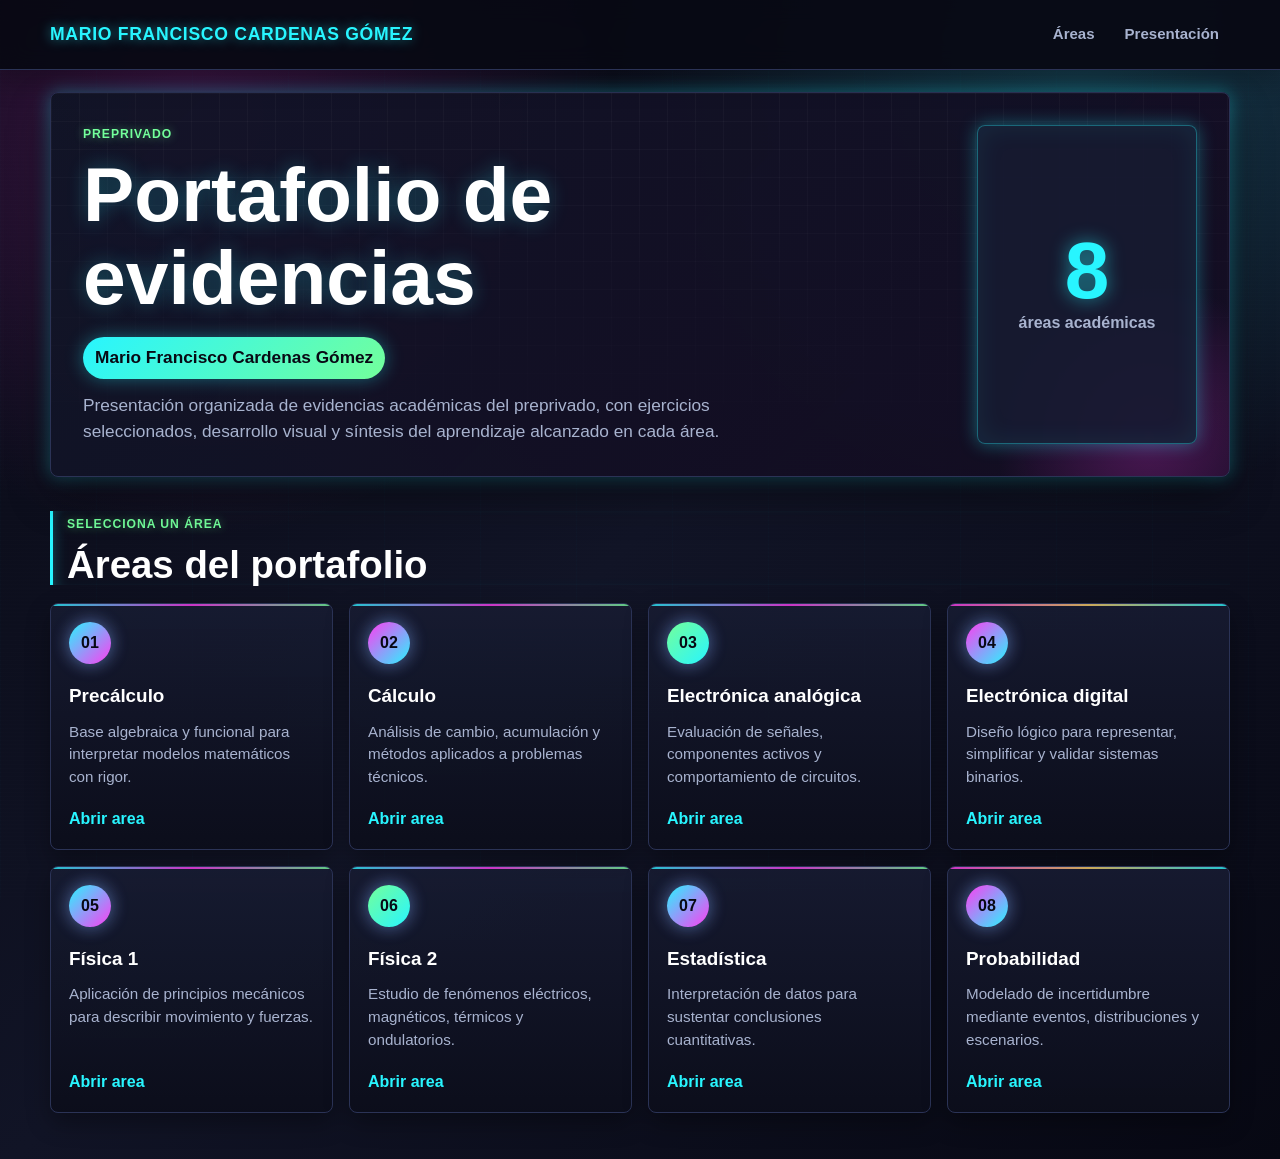
<file: index.html>
<!DOCTYPE html>
<html lang="es">
<head>
  <meta charset="UTF-8">
  <meta name="viewport" content="width=device-width, initial-scale=1.0">
  <title>Portafolio Preprivado</title>
  <link rel="stylesheet" href="styles.css">
</head>
<body>
  <header class="topbar">
    <a class="brand" href="index.html">Mario Francisco Cardenas Gómez</a>
    <nav aria-label="Navegacion principal">
      <a href="#areas">Áreas</a>
      <a href="#presentacion">Presentación</a>
    </nav>
  </header>

  <main>
    <section class="hero" id="presentacion">
      <div class="hero-copy">
        <span class="eyebrow">Preprivado</span>
        <h1>Portafolio de evidencias</h1>
        <p class="student-name">Mario Francisco Cardenas Gómez</p>
        <p>
          Presentación organizada de evidencias académicas del preprivado, con
          ejercicios seleccionados, desarrollo visual y síntesis del aprendizaje
          alcanzado en cada área.
        </p>
      </div>
      <div class="hero-panel" aria-label="Resumen del portafolio">
        <strong>8</strong>
        <span>áreas académicas</span>
      </div>
    </section>

    <section class="section" id="areas">
      <div class="section-heading">
        <span class="eyebrow">Selecciona un área</span>
        <h2>Áreas del portafolio</h2>
      </div>

      <div class="area-grid">
        <a class="area-card" href="pagina.html?area=precalculo-5">
          <span class="area-number">01</span>
          <h3>Precálculo</h3>
          <p>Base algebraica y funcional para interpretar modelos matemáticos con rigor.</p>
          <span class="button-text">Abrir area</span>
        </a>

        <a class="area-card" href="pagina.html?area=calculo-5">
          <span class="area-number">02</span>
          <h3>Cálculo</h3>
          <p>Análisis de cambio, acumulación y métodos aplicados a problemas técnicos.</p>
          <span class="button-text">Abrir area</span>
        </a>

        <a class="area-card" href="pagina.html?area=electronica-analogica">
          <span class="area-number">03</span>
          <h3>Electrónica analógica</h3>
          <p>Evaluación de señales, componentes activos y comportamiento de circuitos.</p>
          <span class="button-text">Abrir area</span>
        </a>

        <a class="area-card" href="pagina.html?area=electronica-digital">
          <span class="area-number">04</span>
          <h3>Electrónica digital</h3>
          <p>Diseño lógico para representar, simplificar y validar sistemas binarios.</p>
          <span class="button-text">Abrir area</span>
        </a>

        <a class="area-card" href="pagina.html?area=fisica-1">
          <span class="area-number">05</span>
          <h3>Física 1</h3>
          <p>Aplicación de principios mecánicos para describir movimiento y fuerzas.</p>
          <span class="button-text">Abrir area</span>
        </a>

        <a class="area-card" href="pagina.html?area=fisica-2">
          <span class="area-number">06</span>
          <h3>Física 2</h3>
          <p>Estudio de fenómenos eléctricos, magnéticos, térmicos y ondulatorios.</p>
          <span class="button-text">Abrir area</span>
        </a>

        <a class="area-card" href="pagina.html?area=estadistica">
          <span class="area-number">07</span>
          <h3>Estadística</h3>
          <p>Interpretación de datos para sustentar conclusiones cuantitativas.</p>
          <span class="button-text">Abrir area</span>
        </a>

        <a class="area-card" href="pagina.html?area=probabilidad">
          <span class="area-number">08</span>
          <h3>Probabilidad</h3>
          <p>Modelado de incertidumbre mediante eventos, distribuciones y escenarios.</p>
          <span class="button-text">Abrir area</span>
        </a>
      </div>
    </section>
  </main>
</body>
</html>
</file>
<file: styles.css>
:root {
  --bg: #080914;
  --panel: #111426;
  --panel-strong: #171b31;
  --ink: #f4f7ff;
  --muted: #a8b3cf;
  --line: #2b3356;
  --cyan: #28f5ff;
  --magenta: #ff3df2;
  --green: #73ff9b;
  --gold: #ffd166;
  --shadow: 0 18px 42px rgba(0, 0, 0, 0.42);
  --glow-cyan: 0 0 18px rgba(40, 245, 255, 0.36);
  --glow-magenta: 0 0 18px rgba(255, 61, 242, 0.28);
}

* {
  box-sizing: border-box;
}

html {
  scroll-behavior: smooth;
}

body {
  margin: 0;
  font-family: Arial, Helvetica, sans-serif;
  color: #f4f7ff;
  color: var(--ink);
  background: #080914;
  background:
    radial-gradient(circle at 15% 10%, rgba(255, 61, 242, 0.20), transparent 28%),
    radial-gradient(circle at 84% 4%, rgba(40, 245, 255, 0.18), transparent 30%),
    linear-gradient(135deg, #080914 0%, #111426 48%, #070813 100%);
  line-height: 1.5;
}

body::before {
  content: "";
  position: fixed;
  top: 0;
  right: 0;
  bottom: 0;
  left: 0;
  z-index: -1;
  pointer-events: none;
  background:
    linear-gradient(rgba(255, 255, 255, 0.025) 1px, transparent 1px),
    linear-gradient(90deg, rgba(40, 245, 255, 0.035) 1px, transparent 1px);
  background-size: 100% 4px, 96px 96px;
  opacity: 0.42;
}

body.modal-open {
  overflow: hidden;
}

a {
  color: inherit;
}

.topbar {
  position: sticky;
  top: 0;
  z-index: 10;
  display: flex;
  align-items: center;
  justify-content: space-between;
  gap: 16px;
  padding: 14px 18px;
  padding-left: max(18px, calc((100vw - 1180px) / 2));
  padding-right: max(18px, calc((100vw - 1180px) / 2));
  background: #0b0d19;
  background: rgba(8, 9, 20, 0.94);
  border-bottom: 1px solid #2b3356;
  border-bottom-color: var(--line);
  box-shadow: 0 10px 28px rgba(0, 0, 0, 0.28);
}

@supports (backdrop-filter: blur(12px)) {
  .topbar {
    backdrop-filter: blur(12px);
  }
}

.brand {
  text-decoration: none;
  font-size: 1.1rem;
  font-weight: 800;
  color: #28f5ff;
  color: var(--cyan);
  letter-spacing: 0.04em;
  text-transform: uppercase;
  text-shadow: 0 0 12px rgba(40, 245, 255, 0.55);
}

nav {
  display: flex;
  flex-wrap: wrap;
  justify-content: flex-end;
  gap: 8px;
}

nav a,
.back-link {
  text-decoration: none;
  color: #a8b3cf;
  color: var(--muted);
  font-size: 0.94rem;
  font-weight: 700;
}

nav a {
  padding: 8px 10px;
  border: 1px solid transparent;
  border-radius: 999px;
  transition: color 160ms ease, background 160ms ease, border-color 160ms ease;
}

nav a:hover,
.back-link:hover {
  color: #28f5ff;
  color: var(--cyan);
  background: rgba(40, 245, 255, 0.10);
  border-color: rgba(40, 245, 255, 0.42);
}

nav a:focus,
.back-link:focus,
.area-card:focus,
.modal-close:focus {
  outline: 2px solid #73ff9b;
  outline-offset: 3px;
}

main,
.detail-shell {
  width: 1180px;
  max-width: calc(100% - 32px);
  margin: 0 auto;
}

@supports (width: min(1180px, 100%)) {
  main,
  .detail-shell {
    width: min(1180px, calc(100% - 32px));
    max-width: none;
  }
}

.hero,
.detail-hero {
  position: relative;
  overflow: hidden;
  border: 1px solid #2b3356;
  border-color: var(--line);
  border-radius: 8px;
  box-shadow: var(--shadow), var(--glow-cyan);
}

.hero::after,
.detail-hero::after {
  content: "";
  position: absolute;
  right: -80px;
  bottom: -120px;
  width: 320px;
  height: 320px;
  pointer-events: none;
  background: radial-gradient(circle, rgba(255, 61, 242, 0.24), transparent 68%);
}

.hero::before,
.detail-hero::before {
  content: "";
  position: absolute;
  inset: 0;
  pointer-events: none;
  background:
    linear-gradient(rgba(255, 255, 255, 0.045) 1px, transparent 1px),
    linear-gradient(90deg, rgba(255, 255, 255, 0.045) 1px, transparent 1px);
  background-size: 28px 28px;
  mask-image: linear-gradient(to bottom, rgba(0, 0, 0, 0.72), transparent);
}

.hero {
  display: grid;
  grid-template-columns: minmax(0, 1fr) 220px;
  gap: 20px;
  align-items: stretch;
  min-height: 330px;
  margin-top: 22px;
  padding: 32px;
  background: #111426;
  background:
    linear-gradient(135deg, rgba(17, 20, 38, 0.96), rgba(19, 11, 32, 0.94)),
    linear-gradient(45deg, rgba(40, 245, 255, 0.16), rgba(255, 61, 242, 0.12));
}

.hero-copy {
  position: relative;
  z-index: 1;
  display: flex;
  flex-direction: column;
  justify-content: center;
}

.eyebrow {
  display: inline-block;
  margin-bottom: 10px;
  color: #73ff9b;
  color: var(--green);
  font-size: 0.76rem;
  font-weight: 800;
  letter-spacing: 0.08em;
  text-transform: uppercase;
  text-shadow: 0 0 10px rgba(115, 255, 155, 0.45);
}

h1,
h2,
h3,
p {
  overflow-wrap: anywhere;
}

h1,
h2,
h3 {
  margin: 0;
  line-height: 1.08;
}

h1 {
  max-width: 820px;
  font-size: 3.3rem;
  color: #ffffff;
  text-shadow: 0 0 20px rgba(40, 245, 255, 0.28);
}

h2 {
  font-size: 2.2rem;
  color: #ffffff;
}

h3 {
  font-size: 1.18rem;
  color: #ffffff;
}

@supports (font-size: clamp(1rem, 2vw, 2rem)) {
  h1 {
    font-size: clamp(2.4rem, 6vw, 5.4rem);
  }

  h2 {
    font-size: clamp(1.7rem, 3vw, 2.5rem);
  }
}

p {
  margin: 14px 0 0;
  color: #a8b3cf;
  color: var(--muted);
}

.hero-copy p {
  max-width: 720px;
  font-size: 1.08rem;
}

.student-name {
  width: fit-content;
  margin-top: 18px;
  margin-bottom: 0;
  padding: 8px 12px;
  color: #080914;
  background: #28f5ff;
  background: linear-gradient(135deg, var(--cyan), var(--green));
  border-radius: 999px;
  font-weight: 800;
  box-shadow: var(--glow-cyan);
}

.hero-panel {
  position: relative;
  z-index: 1;
  display: grid;
  place-items: center;
  align-content: center;
  gap: 4px;
  min-height: 210px;
  padding: 20px;
  color: #28f5ff;
  color: var(--cyan);
  background: #171b31;
  background: rgba(23, 27, 49, 0.92);
  border: 1px solid rgba(40, 245, 255, 0.36);
  border-radius: 8px;
  box-shadow: inset 0 0 28px rgba(40, 245, 255, 0.08), var(--glow-cyan);
}

.hero-panel strong {
  display: block;
  font-size: 5rem;
  line-height: 0.9;
  text-shadow: 0 0 18px rgba(40, 245, 255, 0.55);
}

.hero-panel span {
  color: #a8b3cf;
  color: var(--muted);
  font-weight: 700;
  text-align: center;
}

.section {
  padding: 34px 0 46px;
}

.compact {
  padding-bottom: 24px;
}

.section-heading {
  margin-bottom: 18px;
  padding-left: 14px;
  border-left: 3px solid #28f5ff;
  border-left-color: var(--cyan);
  box-shadow: inset 10px 0 20px -18px rgba(40, 245, 255, 0.75);
}

.section-heading p {
  max-width: 760px;
}

.area-grid {
  display: grid;
  grid-template-columns: repeat(4, minmax(0, 1fr));
  gap: 16px;
}

.area-card,
.content-panel,
.reflection,
.exercise-card,
.folder-note,
.gallery figure,
.exercise-gallery figure {
  position: relative;
  background: #111426;
  background: linear-gradient(180deg, rgba(23, 27, 49, 0.94), rgba(12, 14, 27, 0.96));
  border: 1px solid #2b3356;
  border-color: var(--line);
  border-radius: 8px;
  box-shadow: 0 10px 24px rgba(0, 0, 0, 0.32);
}

.area-card::before,
.content-panel::before,
.reflection::before,
.exercise-card::before,
.folder-note::before {
  content: "";
  position: absolute;
  top: 0;
  right: 0;
  left: 0;
  height: 2px;
  background: #28f5ff;
  background: linear-gradient(90deg, var(--cyan), var(--magenta), var(--green));
  opacity: 0.78;
}

.area-card {
  display: flex;
  flex-direction: column;
  min-height: 245px;
  padding: 18px;
  text-decoration: none;
  overflow: hidden;
  transition: transform 160ms ease, border-color 160ms ease, box-shadow 160ms ease;
}

.area-card:hover {
  transform: translateY(-4px);
  border-color: #28f5ff;
  border-color: var(--cyan);
  box-shadow: 0 18px 34px rgba(0, 0, 0, 0.46), var(--glow-cyan);
}

.area-card:hover .button-text {
  color: #73ff9b;
  color: var(--green);
}

.area-card:nth-child(2n) .area-number {
  background: #ff3df2;
  background: linear-gradient(135deg, var(--magenta), var(--cyan));
}

.area-card:nth-child(3n) .area-number {
  background: #73ff9b;
  background: linear-gradient(135deg, var(--green), var(--cyan));
}

.area-card:nth-child(4n)::before {
  background: #ff3df2;
  background: linear-gradient(90deg, var(--magenta), var(--gold), var(--cyan));
}

.area-number {
  display: inline-flex;
  align-items: center;
  justify-content: center;
  width: 42px;
  height: 42px;
  margin-bottom: 22px;
  color: #080914;
  background: #28f5ff;
  background: linear-gradient(135deg, var(--cyan), var(--magenta));
  border-radius: 50%;
  font-weight: 800;
  box-shadow: var(--glow-cyan), var(--glow-magenta);
}

.area-card p {
  margin-bottom: 18px;
  font-size: 0.95rem;
}

.button-text {
  margin-top: auto;
  color: #28f5ff;
  color: var(--cyan);
  font-weight: 800;
  transition: color 160ms ease;
}

.detail-shell {
  padding: 22px 0 46px;
}

.back-link {
  display: inline-block;
  margin-bottom: 16px;
  padding: 8px 10px;
  border: 1px solid transparent;
  border-radius: 999px;
}

.detail-hero {
  display: grid;
  grid-template-columns: minmax(0, 1fr) 290px;
  gap: 20px;
  align-items: stretch;
  padding: 30px;
  background: #111426;
  background:
    linear-gradient(135deg, rgba(17, 20, 38, 0.96), rgba(21, 10, 33, 0.94)),
    linear-gradient(45deg, rgba(40, 245, 255, 0.16), rgba(255, 61, 242, 0.12));
}

.detail-hero > * {
  position: relative;
  z-index: 1;
}

.detail-hero h1 {
  font-size: 3rem;
}

@supports (font-size: clamp(1rem, 2vw, 2rem)) {
  .detail-hero h1 {
    font-size: clamp(2.2rem, 5vw, 4.5rem);
  }
}

.folder-note {
  display: flex;
  flex-direction: column;
  justify-content: center;
  gap: 6px;
  min-width: 0;
  padding: 18px;
  border-color: rgba(255, 61, 242, 0.36);
  box-shadow: inset 0 0 24px rgba(255, 61, 242, 0.08), var(--glow-magenta);
}

.folder-note span {
  color: #a8b3cf;
  color: var(--muted);
  font-size: 0.9rem;
  font-weight: 700;
}

.folder-note strong {
  color: #ff3df2;
  color: var(--magenta);
  overflow-wrap: anywhere;
}

.detail-layout {
  display: grid;
  grid-template-columns: 1fr 1fr;
  gap: 18px;
  margin-top: 18px;
}

.content-panel,
.reflection {
  padding: 22px;
  overflow: hidden;
}

.clean-list {
  display: grid;
  gap: 10px;
  margin: 16px 0 0;
  padding: 0;
  list-style: none;
}

.clean-list li {
  padding: 12px;
  color: #a8b3cf;
  color: var(--muted);
  background: #171b31;
  background: rgba(40, 245, 255, 0.06);
  border: 1px solid rgba(40, 245, 255, 0.22);
  border-radius: 8px;
  box-shadow: inset 0 0 18px rgba(40, 245, 255, 0.03);
}

.gallery,
.exercise-gallery {
  display: grid;
  grid-template-columns: repeat(3, minmax(0, 1fr));
  gap: 16px;
}

.gallery figure,
.exercise-gallery figure {
  min-height: 260px;
  margin: 0;
  overflow: hidden;
  border-color: rgba(40, 245, 255, 0.28);
}

.gallery img,
.exercise-gallery img {
  display: block;
  width: 100%;
  height: 220px;
  object-fit: cover;
  background: #171b31;
  background: var(--panel-strong);
  filter: saturate(1.06) contrast(1.03);
  transition: transform 180ms ease, filter 180ms ease;
}

.gallery figure:hover img,
.exercise-gallery figure:hover img {
  transform: scale(1.025);
  filter: saturate(1.16) contrast(1.08);
}

.gallery figcaption,
.exercise-gallery figcaption {
  padding: 12px 14px;
  color: #a8b3cf;
  color: var(--muted);
  font-size: 0.9rem;
  font-weight: 700;
  border-top: 1px solid rgba(40, 245, 255, 0.16);
}

.exercise-list {
  display: grid;
  gap: 18px;
}

.exercise-card {
  padding: 18px;
  overflow: hidden;
}

.exercise-card:hover {
  border-color: rgba(115, 255, 155, 0.38);
  box-shadow: 0 16px 30px rgba(0, 0, 0, 0.38), 0 0 18px rgba(115, 255, 155, 0.12);
}

.exercise-header {
  display: grid;
  gap: 8px;
  margin-bottom: 16px;
}

.exercise-header p {
  margin: 0;
}

.exercise-number {
  width: fit-content;
  padding: 6px 10px;
  color: #080914;
  background: #ffd166;
  background: linear-gradient(135deg, var(--gold), var(--green));
  border-radius: 999px;
  font-size: 0.8rem;
  font-weight: 800;
  box-shadow: 0 0 16px rgba(255, 209, 102, 0.30);
}

.exercise-gallery {
  grid-template-columns: minmax(0, 520px);
  gap: 10px;
}

.exercise-gallery figure {
  min-height: 320px;
  max-width: 520px;
}

.exercise-gallery img {
  height: 280px;
  cursor: zoom-in;
}

.exercise-gallery figcaption {
  padding: 9px 10px;
  font-size: 0.82rem;
}

.empty-image {
  position: relative;
  display: grid;
  place-items: center;
  min-height: 260px;
  background: #111426;
  background:
    linear-gradient(135deg, rgba(40, 245, 255, 0.08), rgba(255, 61, 242, 0.08)),
    repeating-linear-gradient(45deg, #101429 0 10px, #151a32 10px 20px);
  border-style: dashed;
}

.empty-image::before {
  content: "Agrega imagen";
  color: #28f5ff;
  color: var(--cyan);
  font-weight: 800;
  text-shadow: 0 0 10px rgba(40, 245, 255, 0.45);
}

.empty-image figcaption {
  position: absolute;
  bottom: 0;
  left: 0;
  right: 0;
  background: rgba(8, 9, 20, 0.86);
}

.reflection {
  margin-top: 18px;
}

.image-modal {
  position: fixed;
  top: 0;
  right: 0;
  bottom: 0;
  left: 0;
  z-index: 100;
  display: none;
  align-items: center;
  justify-content: center;
  padding: 64px 18px 24px;
  background: rgba(4, 5, 12, 0.90);
}

@supports (inset: 0) {
  .image-modal {
    inset: 0;
  }
}

.image-modal.is-open {
  display: flex;
}

.image-modal img {
  max-width: 96vw;
  max-height: 84vh;
  object-fit: contain;
  background: #111426;
  background: var(--panel);
  border: 1px solid rgba(40, 245, 255, 0.42);
  border-radius: 8px;
  box-shadow: 0 24px 60px rgba(0, 0, 0, 0.55), var(--glow-cyan);
}

@supports (max-width: min(1100px, 96vw)) {
  .image-modal img {
    max-width: min(1100px, 96vw);
  }
}

.modal-close {
  position: absolute;
  top: 18px;
  right: 18px;
  min-height: 42px;
  padding: 0 16px;
  color: #080914;
  background: #28f5ff;
  background: linear-gradient(135deg, var(--cyan), var(--green));
  border: 0;
  border-radius: 999px;
  font: inherit;
  font-weight: 800;
  cursor: pointer;
  box-shadow: var(--glow-cyan);
}

.modal-close:hover {
  background: #ff3df2;
  background: linear-gradient(135deg, var(--magenta), var(--cyan));
}

@media (prefers-reduced-motion: no-preference) {
  .hero-panel strong {
    animation: pulseGlow 3.8s ease-in-out infinite;
  }
}

@keyframes pulseGlow {
  0%,
  100% {
    text-shadow: 0 0 18px rgba(40, 245, 255, 0.55);
  }

  50% {
    text-shadow: 0 0 28px rgba(255, 61, 242, 0.58), 0 0 16px rgba(115, 255, 155, 0.34);
  }
}

@media (max-width: 980px) {
  .hero,
  .detail-hero,
  .detail-layout {
    grid-template-columns: 1fr;
  }

  .area-grid,
  .gallery,
  .exercise-gallery {
    grid-template-columns: repeat(2, minmax(0, 1fr));
  }

  .hero-panel {
    min-height: 160px;
  }
}

@media (max-width: 620px) {
  .topbar {
    align-items: flex-start;
    flex-direction: column;
  }

  main,
  .detail-shell {
    width: auto;
    max-width: calc(100% - 24px);
  }

  @supports (width: min(100%, 1180px)) {
    main,
    .detail-shell {
      width: min(100% - 24px, 1180px);
      max-width: none;
    }
  }

  .hero,
  .detail-hero {
    padding: 22px;
  }

  .area-grid,
  .gallery,
  .exercise-gallery {
    grid-template-columns: 1fr;
  }

  .area-card {
    min-height: 220px;
  }
}
</file>
